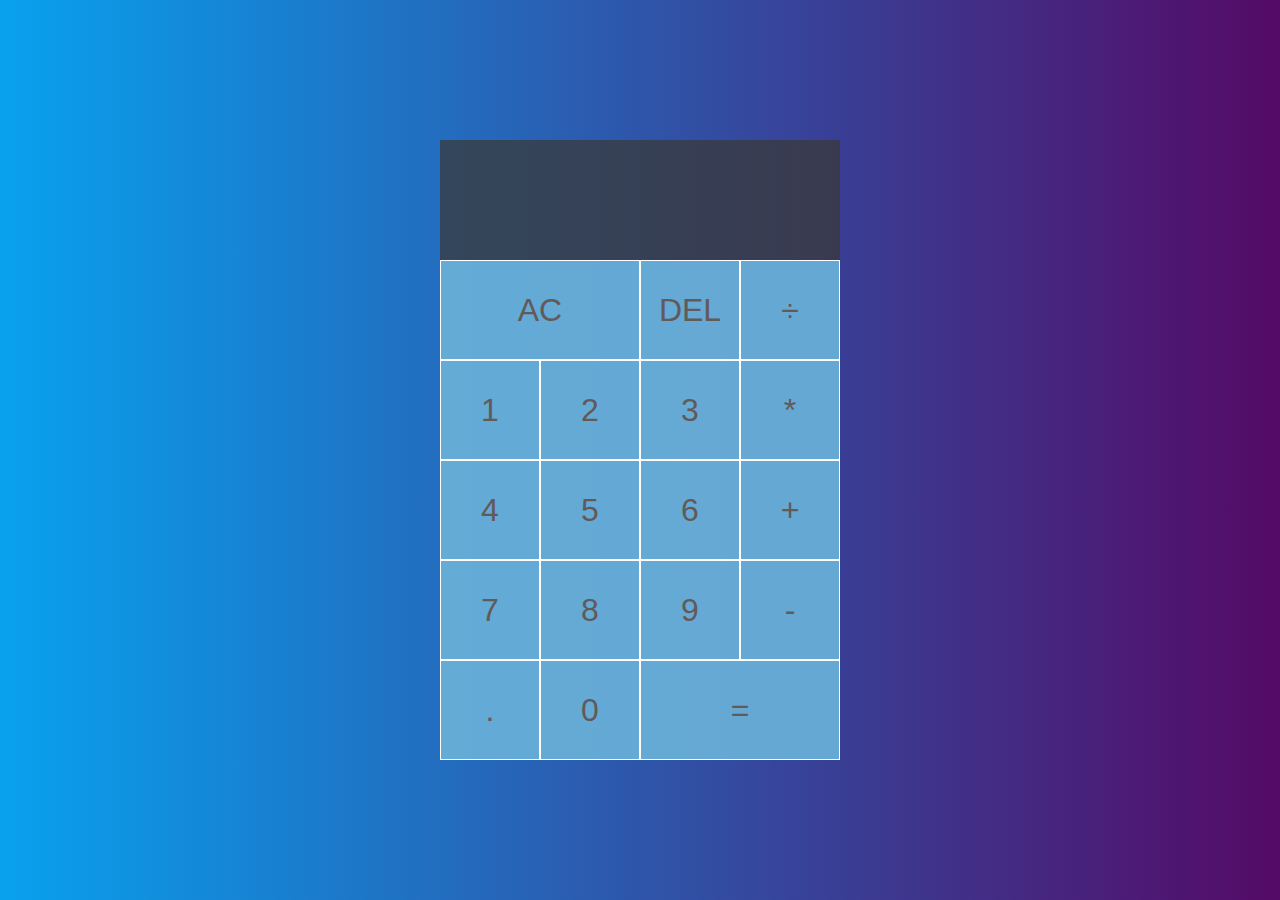
<file: calculator/index.html>
<!DOCTYPE html>
<html lang="en">

<head>
    <meta charset="UTF-8">
    <meta name="viewport" content="width=device-width, initial-scale=1.0">
    <meta http-equiv="X-UA-Compatible" content="ie=edge">
    <title>Calculator</title>
    <link href="index.css" rel="stylesheet">
    <script src="index.js" defer></script>
</head>

<body>
    <div class="calculator-grid">
        <div class="output">
            <div data-previous-operand class="previous-operand"></div>
            <div data-current-operand class="current-operand"></div>
        </div>
        <button data-all-clear class="span-two">AC</button>
        <button data-delete>DEL</button>
        <button data-operation>÷</button>
        <button data-number>1</button>
        <button data-number>2</button>
        <button data-number>3</button>
        <button data-operation>*</button>
        <button data-number>4</button>
        <button data-number>5</button>
        <button data-number>6</button>
        <button data-operation>+</button>
        <button data-number>7</button>
        <button data-number>8</button>
        <button data-number>9</button>
        <button data-operation>-</button>
        <button data-number>.</button>
        <button data-number>0</button>
        <button data-equals class="span-two">=</button>
    </div>
</body>

</html>
</file>
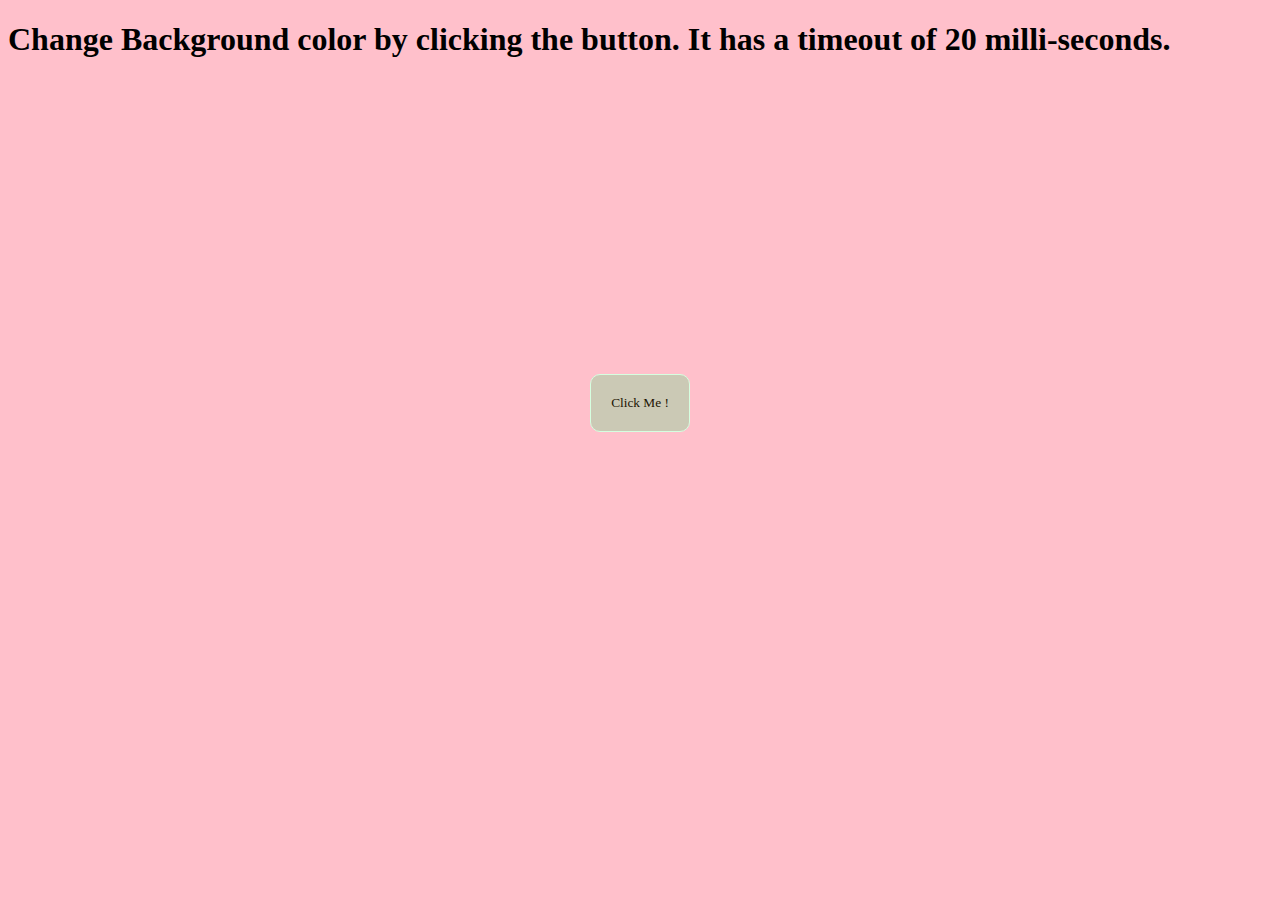
<file: chgBackground/index.html>
<!DOCTYPE html>
<html lang="en">

<head>
    <meta charset="UTF-8">
    <meta name="viewport" content="width=device-width, initial-scale=1.0">
    <title>Background</title>
    <link rel="stylesheet" href="index.css">
</head>

<body>
    <div>
        <h1>Change Background color by clicking the button. It has a timeout of 20 milli-seconds.</h1>
    </div>
    <div class="button-container">
        <button class="button" onclick="myFunc"><span class="button-text">Click Me !</span></button>

    </div>

    <script src="index.js"></script>

</body>

</html>
</file>
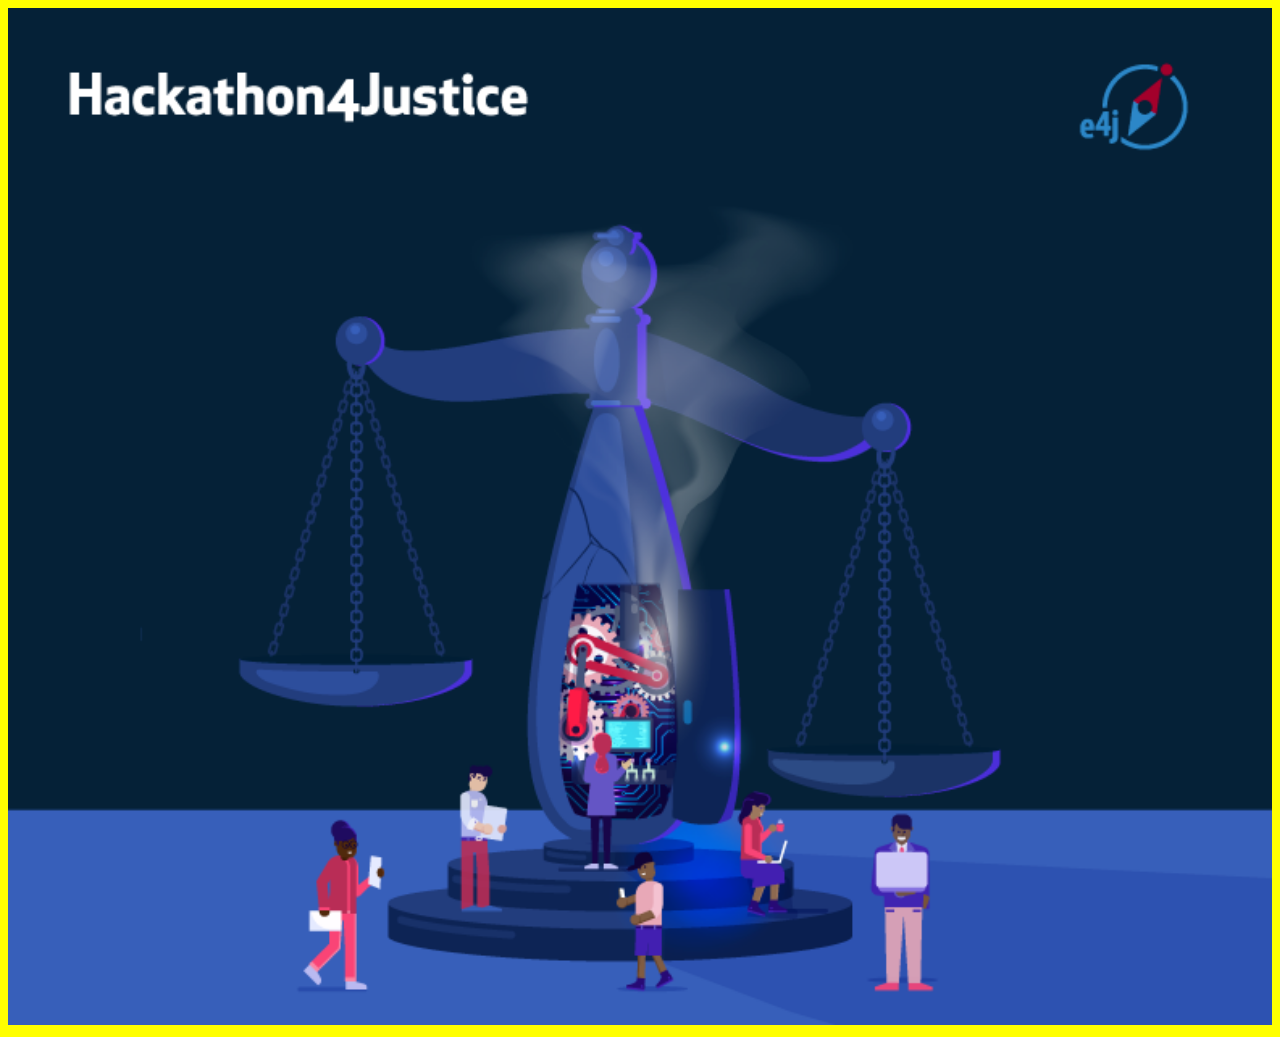
<file: imgSlideshow/index.html>
<!DOCTYPE html>
<html lang="en">

<head>
    <meta charset="UTF-8">
    <meta name="viewport" content="width=device-width, initial-scale=1.0">
    <title>Slideshow</title>

</head>

<body>
    <img class="slides" width="100%" height="100%" style="object-fit:contain">
    <script>
        let slides = document.querySelector(".slides");//Select the image by class.
        const IMAGES = ["img1.png", "img2.png", "img3.png", "img4.png", "img5.png"];//Array of images.
        let time = 4000;//Time before next slide.
        let index = 0;// The in dex to be increased for a certain condition.
        function chgImg() {
            slides.setAttribute('src', `${IMAGES[index]}`);// SET source code attribute of the <img> tag to the  IMAGES[index].
            document.body.style.backgroundColor = "yellow";// SET background color.
            slides.style.transition = "all ease-in 2s";
            if (index < IMAGES.length - 1) {// As long as the index is lesser than the length of the IMAGES[4].
                index++;// Increase the index by one.
            } else {
                index = 0; // Else set it to the first image i n the array.
            };
            setTimeout(chgImg, time);// Time between image change.
        };
        window.onload = chgImg;// Function called on document load.
    </script>
</body>

</html>
</file>
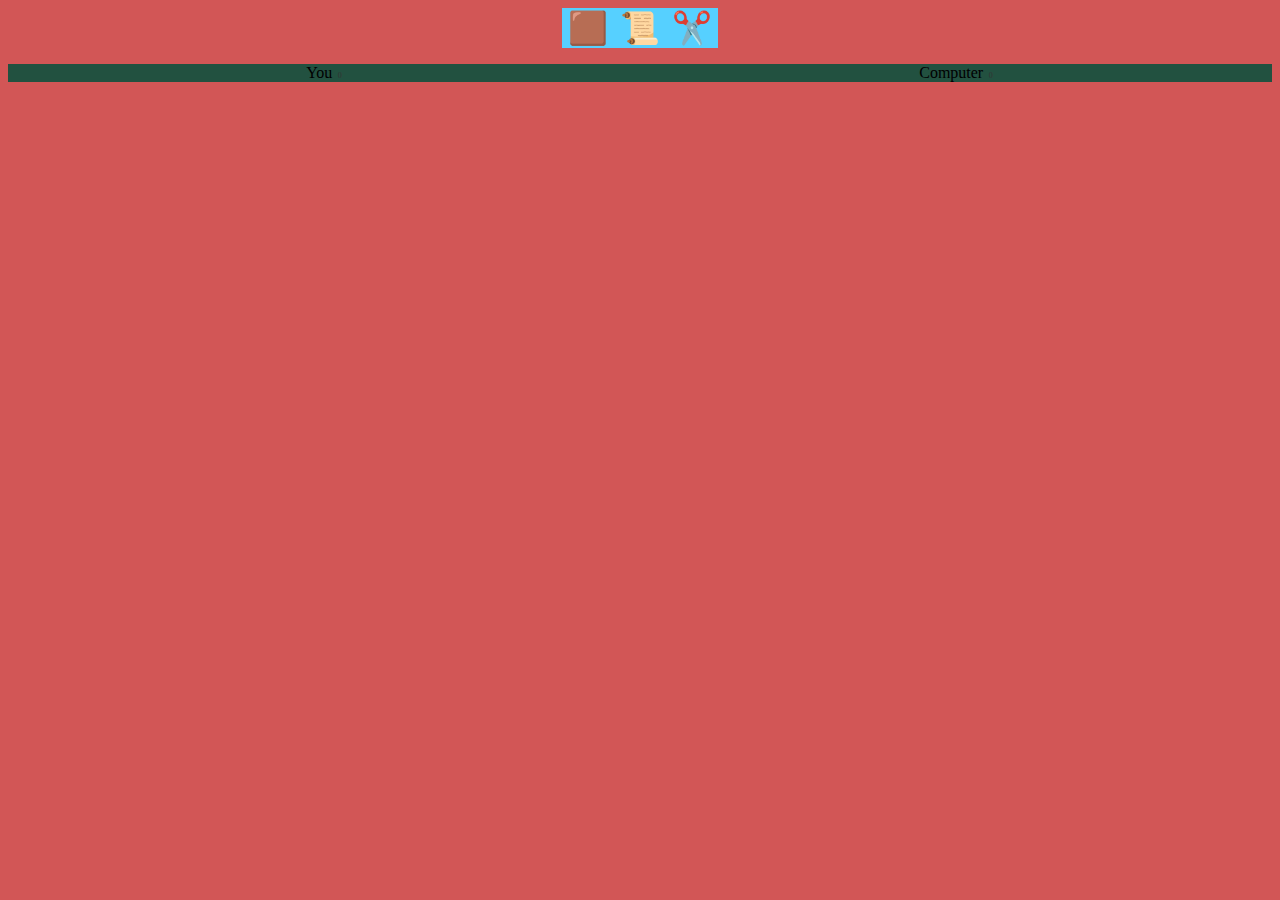
<file: rockPaperScissorsGame/index.html>
<!DOCTYPE html>
<html lang="en">

<head>
  <meta charset="UTF-8">
  <meta name="viewport" content="width=device-width, initial-scale=1.0">
  <meta http-equiv="X-UA-Compatible" content="ie=edge">
  <title>Document</title>
  <link rel="stylesheet" href="styles.css">
  <script src="script.js" defer></script>
</head>

<body>
  <div class="selections">
    <button class="selection" data-selection="rock">🟫</button>
    <button class="selection" data-selection="paper">📜</button>
    <button class="selection" data-selection="scissors">✂️</button>
  </div>
  <div class="results">
    <div>
      You
      <span class="result-score" data-your-score>0</span>
    </div>
    <div data-final-column>
      Computer
      <span class="result-score" data-computer-score>0</span>
    </div>
    <!-- <div class="result-selection winner">✊</div>
    <div class="result-selection">✌</div> -->
  </div>
</body>

</html>
</file>
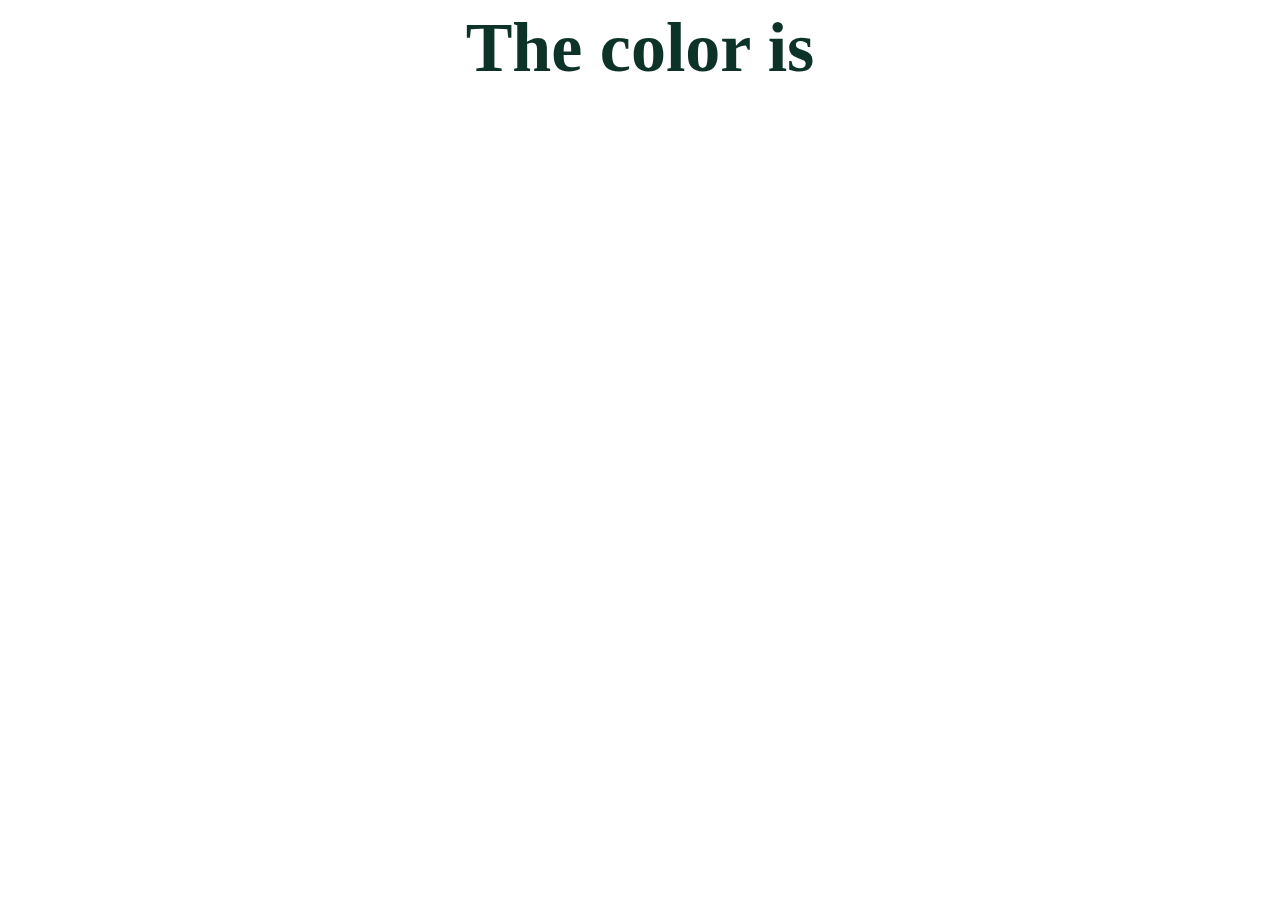
<file: setBackgroundColor/index.html>
<!DOCTYPE html>
<html lang="en">

<head>
    <meta charset="UTF-8">
    <meta name="viewport" content="width=device-width, initial-scale=1.0">
    <title>Background</title>
    <style>
        #color {
            font-size: 70px;
            font-weight: 600;
            color: rgb(13, 51, 41);
            text-align: center;
        }
    </style>
</head>

<body>
    <div id="color"></div>
    <script>
        document.body.style.backgroundColor = prompt("What background color do you want ?", "Peach is not part of the standards.");
        color.innerHTML = `The color is  ${document.body.style.backgroundColor}`;
    </script>
</body>

</html>
</file>
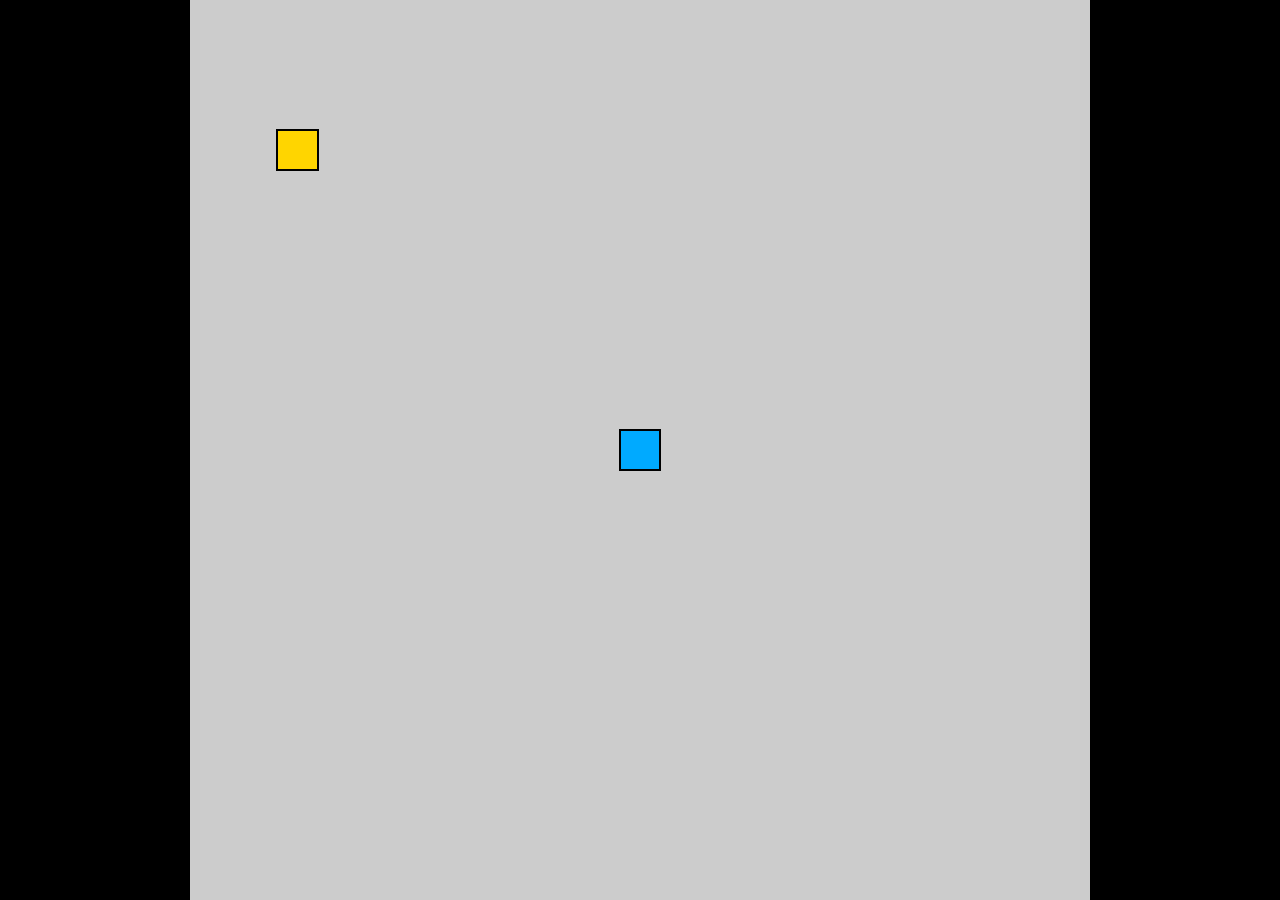
<file: snakeGame/index.html>
<!DOCTYPE html>
<html lang="en">
<head>
  <meta charset="UTF-8">
  <meta name="viewport" content="width=device-width, initial-scale=1.0">
  <meta http-equiv="X-UA-Compatible" content="ie=edge">
  <title>Snake</title>
  <style>
    body {
      height: 100vh;
      width: 100vw;
      display: flex;
      justify-content: center;
      align-items: center;
      margin: 0;
      background-color: black;
    }

    #game-board {
      background-color: #CCC;
      width: 100vmin;
      height: 100vmin;
      display: grid;
      grid-template-rows: repeat(21, 1fr);
      grid-template-columns: repeat(21, 1fr);
    }

    .snake {
      background-color: hsl(200, 100%, 50%);
      border: .25vmin solid black;
    }

    .food {
      background-color: hsl(50, 100%, 50%);
      border: .25vmin solid black;
    }
  </style>
  <script src="game.js" defer type="module"></script>
</head>
<body>
  <div id="game-board"></div>
</body>
</html>
</file>
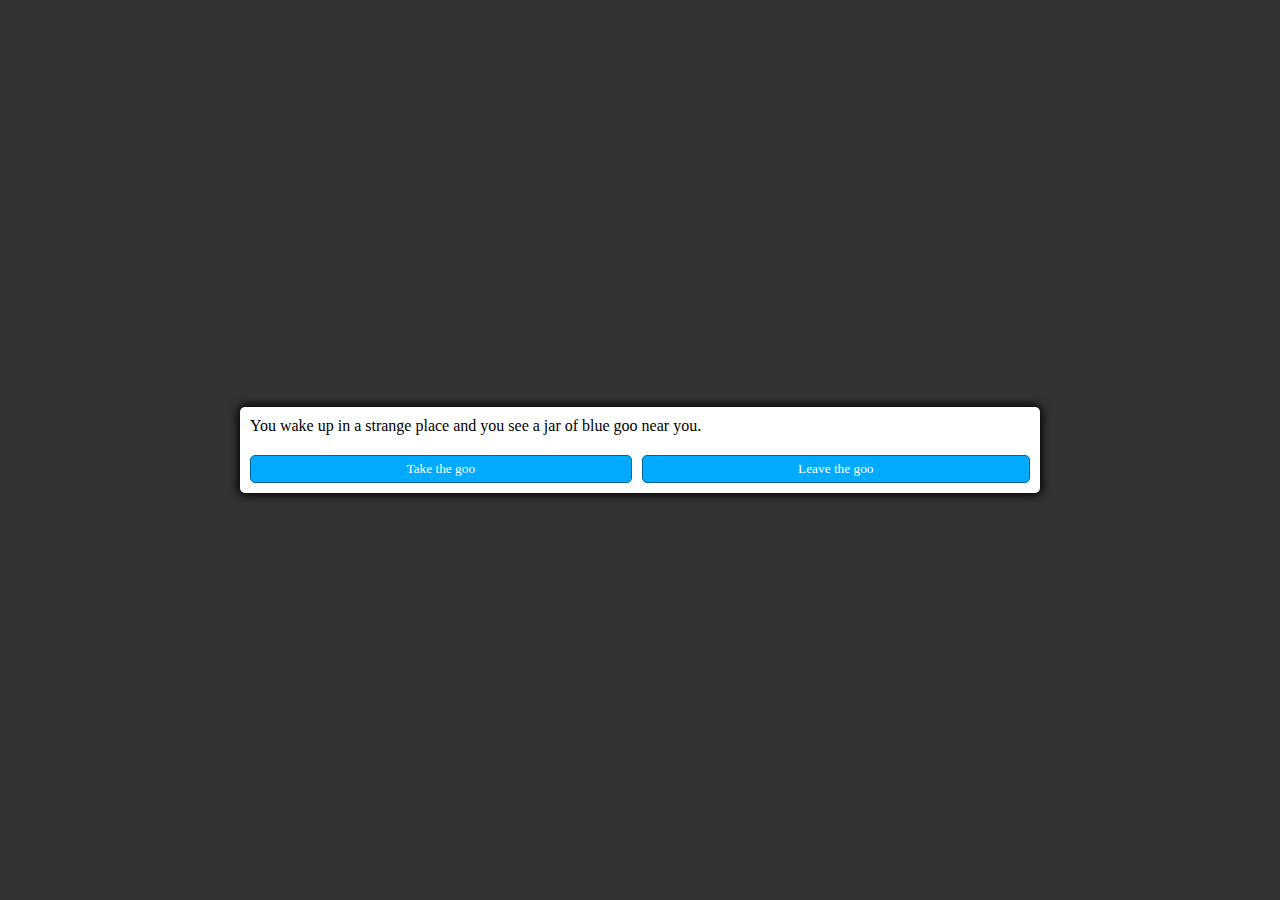
<file: textAdventure/index.html>
<!DOCTYPE html>
<html lang="en">
<head>
  <meta charset="UTF-8">
  <meta name="viewport" content="width=device-width, initial-scale=1.0">
  <meta http-equiv="X-UA-Compatible" content="ie=edge">
  <link href="styles.css" rel="stylesheet">
  <script defer src="game.js"></script>
  <title>Text Adventure</title>
</head>
<body>
  <div class="container">
    <div id="text">Text</div>
    <div id="option-buttons" class="btn-grid">
      <button class="btn">Option 1</button>
      <button class="btn">Option 2</button>
      <button class="btn">Option 3</button>
      <button class="btn">Option 4</button>
    </div>
  </div>
</body>
</html>
</file>
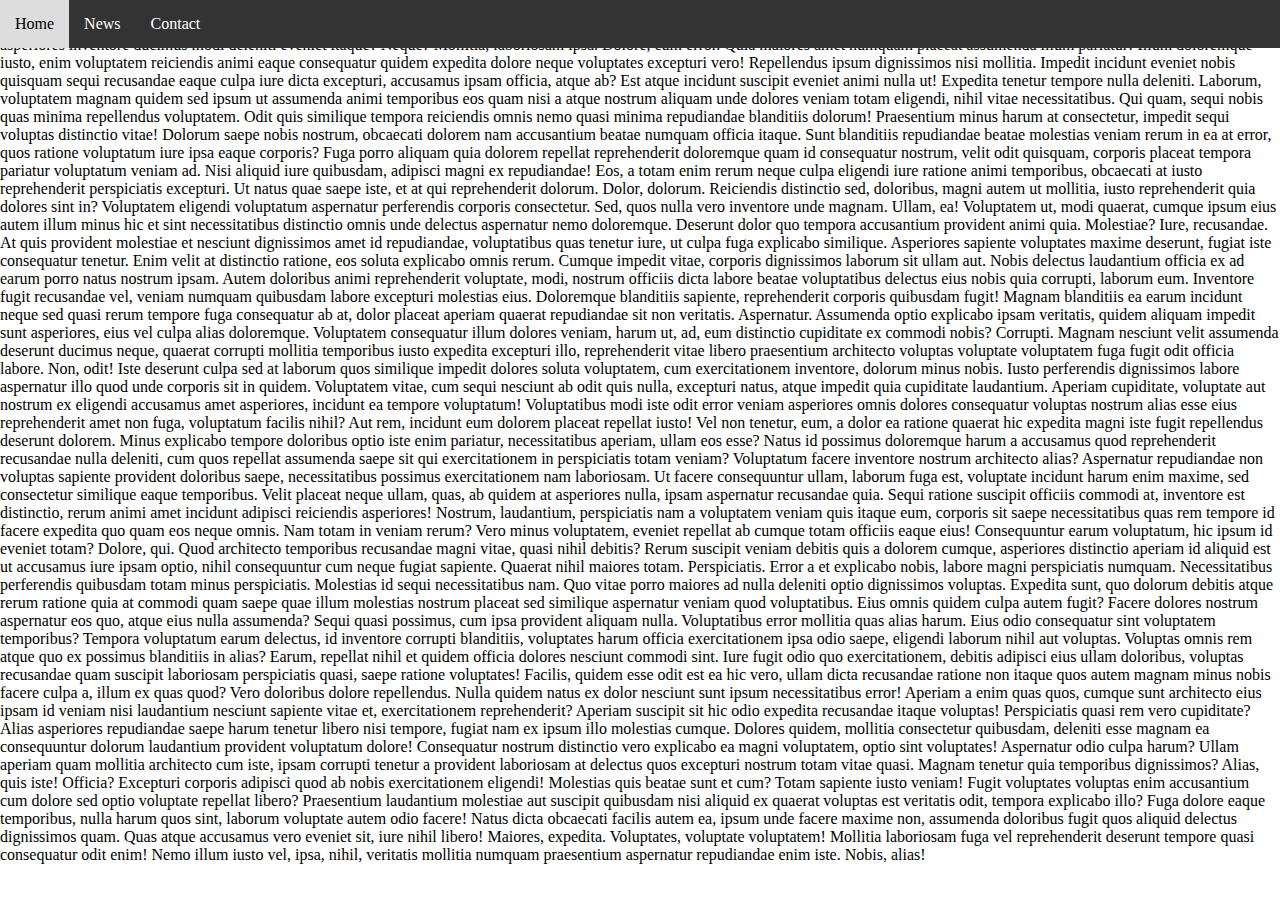
<file: navBar/hideNavBarOnScroll/index.html>
<!DOCTYPE html>
<html lang="en">

<head>
    <meta charset="UTF-8">
    <meta name="viewport" content="width=device-width, initial-scale=1.0">
    <title>HideNAV</title>
    <style>
        #navbar {
            background-color: #333;
            /* Black background color */
            position: fixed;
            /* Make it stick/fixed */
            top: 0;
            /* Stay on top */
            width: 100%;
            /* Full width */
            transition: top 0.3s;
            /* Transition effect when sliding down (and up) */
        }

        /* Style the navbar links */
        #navbar a {
            float: left;
            display: block;
            color: white;
            text-align: center;
            padding: 15px;
            text-decoration: none;
        }

        #navbar a:hover {
            background-color: #ddd;
            color: black;
        }

        * {
            margin: 0;
            box-sizing: border-box;

        }
    </style>
</head>

<body>
    <div id="navbar">
        <a href="#home">Home</a>
        <a href="#news">News</a>
        <a href="#contact">Contact</a>
    </div>
    <div>Lorem ipsum dolor sit amet consectetur adipisicing elit. Explicabo quia doloremque amet ea modi eligendi minima
        cupiditate quibusdam tenetur id odit, sapiente sit eaque cumque earum, blanditiis assumenda nam voluptas.
        Lorem ipsum dolor sit amet consectetur, adipisicing elit. Officiis minima, soluta necessitatibus qui expedita
        placeat ipsum ipsa harum, vitae consequuntur fugit pariatur asperiores inventore ducimus modi deleniti eveniet
        itaque? Neque?
        Mollitia, laboriosam ipsa. Dolore, cum error. Quia maiores amet numquam placeat assumenda illum pariatur! Illum
        doloremque iusto, enim voluptatem reiciendis animi eaque consequatur quidem expedita dolore neque voluptates
        excepturi vero!
        Repellendus ipsum dignissimos nisi mollitia. Impedit incidunt eveniet nobis quisquam sequi recusandae eaque
        culpa iure dicta excepturi, accusamus ipsam officia, atque ab? Est atque incidunt suscipit eveniet animi nulla
        ut!
        Expedita tenetur tempore nulla deleniti. Laborum, voluptatem magnam quidem sed ipsum ut assumenda animi
        temporibus eos quam nisi a atque nostrum aliquam unde dolores veniam totam eligendi, nihil vitae necessitatibus.
        Qui quam, sequi nobis quas minima repellendus voluptatem. Odit quis similique tempora reiciendis omnis nemo
        quasi minima repudiandae blanditiis dolorum! Praesentium minus harum at consectetur, impedit sequi voluptas
        distinctio vitae!
        Dolorum saepe nobis nostrum, obcaecati dolorem nam accusantium beatae numquam officia itaque. Sunt blanditiis
        repudiandae beatae molestias veniam rerum in ea at error, quos ratione voluptatum iure ipsa eaque corporis?
        Fuga porro aliquam quia dolorem repellat reprehenderit doloremque quam id consequatur nostrum, velit odit
        quisquam, corporis placeat tempora pariatur voluptatum veniam ad. Nisi aliquid iure quibusdam, adipisci magni ex
        repudiandae!
        Eos, a totam enim rerum neque culpa eligendi iure ratione animi temporibus, obcaecati at iusto reprehenderit
        perspiciatis excepturi. Ut natus quae saepe iste, et at qui reprehenderit dolorum. Dolor, dolorum.
        Reiciendis distinctio sed, doloribus, magni autem ut mollitia, iusto reprehenderit quia dolores sint in?
        Voluptatem eligendi voluptatum aspernatur perferendis corporis consectetur. Sed, quos nulla vero inventore unde
        magnam. Ullam, ea!
        Voluptatem ut, modi quaerat, cumque ipsum eius autem illum minus hic et sint necessitatibus distinctio omnis
        unde delectus aspernatur nemo doloremque. Deserunt dolor quo tempora accusantium provident animi quia.
        Molestiae?
        Iure, recusandae. At quis provident molestiae et nesciunt dignissimos amet id repudiandae, voluptatibus quas
        tenetur iure, ut culpa fuga explicabo similique. Asperiores sapiente voluptates maxime deserunt, fugiat iste
        consequatur tenetur.
        Enim velit at distinctio ratione, eos soluta explicabo omnis rerum. Cumque impedit vitae, corporis dignissimos
        laborum sit ullam aut. Nobis delectus laudantium officia ex ad earum porro natus nostrum ipsam.
        Autem doloribus animi reprehenderit voluptate, modi, nostrum officiis dicta labore beatae voluptatibus delectus
        eius nobis quia corrupti, laborum eum. Inventore fugit recusandae vel, veniam numquam quibusdam labore excepturi
        molestias eius.
        Doloremque blanditiis sapiente, reprehenderit corporis quibusdam fugit! Magnam blanditiis ea earum incidunt
        neque sed quasi rerum tempore fuga consequatur ab at, dolor placeat aperiam quaerat repudiandae sit non
        veritatis. Aspernatur.
        Assumenda optio explicabo ipsam veritatis, quidem aliquam impedit sunt asperiores, eius vel culpa alias
        doloremque. Voluptatem consequatur illum dolores veniam, harum ut, ad, eum distinctio cupiditate ex commodi
        nobis? Corrupti.
        Magnam nesciunt velit assumenda deserunt ducimus neque, quaerat corrupti mollitia temporibus iusto expedita
        excepturi illo, reprehenderit vitae libero praesentium architecto voluptas voluptate voluptatem fuga fugit odit
        officia labore. Non, odit!
        Iste deserunt culpa sed at laborum quos similique impedit dolores soluta voluptatem, cum exercitationem
        inventore, dolorum minus nobis. Iusto perferendis dignissimos labore aspernatur illo quod unde corporis sit in
        quidem.
        Voluptatem vitae, cum sequi nesciunt ab odit quis nulla, excepturi natus, atque impedit quia cupiditate
        laudantium. Aperiam cupiditate, voluptate aut nostrum ex eligendi accusamus amet asperiores, incidunt ea tempore
        voluptatum!
        Voluptatibus modi iste odit error veniam asperiores omnis dolores consequatur voluptas nostrum alias esse eius
        reprehenderit amet non fuga, voluptatum facilis nihil? Aut rem, incidunt eum dolorem placeat repellat iusto!
        Vel non tenetur, eum, a dolor ea ratione quaerat hic expedita magni iste fugit repellendus deserunt dolorem.
        Minus explicabo tempore doloribus optio iste enim pariatur, necessitatibus aperiam, ullam eos esse?
        Natus id possimus doloremque harum a accusamus quod reprehenderit recusandae nulla deleniti, cum quos repellat
        assumenda saepe sit qui exercitationem in perspiciatis totam veniam? Voluptatum facere inventore nostrum
        architecto alias?
        Aspernatur repudiandae non voluptas sapiente provident doloribus saepe, necessitatibus possimus exercitationem
        nam laboriosam. Ut facere consequuntur ullam, laborum fuga est, voluptate incidunt harum enim maxime, sed
        consectetur similique eaque temporibus.
        Velit placeat neque ullam, quas, ab quidem at asperiores nulla, ipsam aspernatur recusandae quia. Sequi ratione
        suscipit officiis commodi at, inventore est distinctio, rerum animi amet incidunt adipisci reiciendis
        asperiores!
        Nostrum, laudantium, perspiciatis nam a voluptatem veniam quis itaque eum, corporis sit saepe necessitatibus
        quas rem tempore id facere expedita quo quam eos neque omnis. Nam totam in veniam rerum?
        Vero minus voluptatem, eveniet repellat ab cumque totam officiis eaque eius! Consequuntur earum voluptatum, hic
        ipsum id eveniet totam? Dolore, qui. Quod architecto temporibus recusandae magni vitae, quasi nihil debitis?
        Rerum suscipit veniam debitis quis a dolorem cumque, asperiores distinctio aperiam id aliquid est ut accusamus
        iure ipsam optio, nihil consequuntur cum neque fugiat sapiente. Quaerat nihil maiores totam. Perspiciatis.
        Error a et explicabo nobis, labore magni perspiciatis numquam. Necessitatibus perferendis quibusdam totam minus
        perspiciatis. Molestias id sequi necessitatibus nam. Quo vitae porro maiores ad nulla deleniti optio dignissimos
        voluptas.
        Expedita sunt, quo dolorum debitis atque rerum ratione quia at commodi quam saepe quae illum molestias nostrum
        placeat sed similique aspernatur veniam quod voluptatibus. Eius omnis quidem culpa autem fugit?
        Facere dolores nostrum aspernatur eos quo, atque eius nulla assumenda? Sequi quasi possimus, cum ipsa provident
        aliquam nulla. Voluptatibus error mollitia quas alias harum. Eius odio consequatur sint voluptatem temporibus?
        Tempora voluptatum earum delectus, id inventore corrupti blanditiis, voluptates harum officia exercitationem
        ipsa odio saepe, eligendi laborum nihil aut voluptas. Voluptas omnis rem atque quo ex possimus blanditiis in
        alias?
        Earum, repellat nihil et quidem officia dolores nesciunt commodi sint. Iure fugit odio quo exercitationem,
        debitis adipisci eius ullam doloribus, voluptas recusandae quam suscipit laboriosam perspiciatis quasi, saepe
        ratione voluptates!
        Facilis, quidem esse odit est ea hic vero, ullam dicta recusandae ratione non itaque quos autem magnam minus
        nobis facere culpa a, illum ex quas quod? Vero doloribus dolore repellendus.
        Nulla quidem natus ex dolor nesciunt sunt ipsum necessitatibus error! Aperiam a enim quas quos, cumque sunt
        architecto eius ipsam id veniam nisi laudantium nesciunt sapiente vitae et, exercitationem reprehenderit?
        Aperiam suscipit sit hic odio expedita recusandae itaque voluptas! Perspiciatis quasi rem vero cupiditate? Alias
        asperiores repudiandae saepe harum tenetur libero nisi tempore, fugiat nam ex ipsum illo molestias cumque.
        Dolores quidem, mollitia consectetur quibusdam, deleniti esse magnam ea consequuntur dolorum laudantium
        provident voluptatum dolore! Consequatur nostrum distinctio vero explicabo ea magni voluptatem, optio sint
        voluptates! Aspernatur odio culpa harum?
        Ullam aperiam quam mollitia architecto cum iste, ipsam corrupti tenetur a provident laboriosam at delectus quos
        excepturi nostrum totam vitae quasi. Magnam tenetur quia temporibus dignissimos? Alias, quis iste! Officia?
        Excepturi corporis adipisci quod ab nobis exercitationem eligendi! Molestias quis beatae sunt et cum? Totam
        sapiente iusto veniam! Fugit voluptates voluptas enim accusantium cum dolore sed optio voluptate repellat
        libero?
        Praesentium laudantium molestiae aut suscipit quibusdam nisi aliquid ex quaerat voluptas est veritatis odit,
        tempora explicabo illo? Fuga dolore eaque temporibus, nulla harum quos sint, laborum voluptate autem odio
        facere!
        Natus dicta obcaecati facilis autem ea, ipsum unde facere maxime non, assumenda doloribus fugit quos aliquid
        delectus dignissimos quam. Quas atque accusamus vero eveniet sit, iure nihil libero! Maiores, expedita.
        Voluptates, voluptate voluptatem! Mollitia laboriosam fuga vel reprehenderit deserunt tempore quasi consequatur
        odit enim! Nemo illum iusto vel, ipsa, nihil, veritatis mollitia numquam praesentium aspernatur repudiandae enim
        iste. Nobis, alias!
    </div>
    <script>
        /* When the user scrolls down, hide the navbar. When the user scrolls up, show the navbar */
        let prevScrollPosition = window.pageYOffset;
        window.onscroll = function () {
            let currentScrollPosition = window.pageYOffset;
            if (prevScrollPosition > currentScrollPosition) {
                document.getElementById("navbar").style.top = "0";
            } else {
                document.getElementById("navbar").style.top = "-50px";
            }
            prevScrollPosition = currentScrollPosition;
        } 
    </script>
</body>

</html>
</file>
<file: calculator/index.css>
*,
*::before,
*::after {
  box-sizing: border-box;
  font-family: Gotham Rounded, sans-serif;
  font-weight: normal;
}

body {
  padding: 0;
  margin: 0;
  background: linear-gradient(to right, #08a1ee, #540a66);
}

.calculator-grid {
  display: grid;
  justify-content: center;
  align-content: center;
  min-height: 100vh;
  grid-template-columns: repeat(4, 100px);
  grid-template-rows: minmax(120px, auto) repeat(5, 100px);
}

button {
  color: #625959;
}

.calculator-grid > button {
  cursor: pointer;
  font-size: 2rem;
  border: 1px solid white;
  outline: none;
  background-color: rgba(105, 175, 216, 0.938);
}

.calculator-grid > button:hover {
  background-color: rgba(255, 255, 255, 0.9);
}

.span-two {
  grid-column: span 2;
}

.output {
  grid-column: 1 / -1;
  background-color: rgba(58, 58, 58, 0.75);
  display: flex;
  align-items: flex-end;
  justify-content: space-around;
  flex-direction: column;
  padding: 10px;
  word-wrap: break-word;
  word-break: break-all;
}

.output .previous-operand {
  color: rgba(255, 255, 255, 0.75);
  font-size: 1.5rem;
}

.output .current-operand {
  color: white;
  font-size: 2.5rem;
}
</file>
<file: chgBackground/index.css>
body {
  max-height: 1vh;
}

.button-container {
  display: flex;
  justify-content: center;
  margin-top: 25%;
}

.button {
  border: 1px solid rgb(214, 255, 224);
  background-color: rgba(200, 202, 179, 0.938);
  padding: 20px;
  border-radius: 10px;
  box-shadow: aqua;
}

.button-text {
  font-family: fantasy;
  font-weight: 400;
  color: rgb(29, 20, 3);
}
</file>
<file: rockPaperScissorsGame/styles.css>
body {
  background-color: rgb(210, 86, 86);
}

.selections {
  display: flex;
  justify-content: center;
}

.selection {
  background: rgb(86, 208, 255);
  border: none;
  outline: none;
  cursor: pointer;
  font-size: 2rem;
  transition: 100ms;
}

.selection:hover {
  transform: scale(1.2);
}

.results {
  margin-top: 1rem;
  display: grid;
  justify-content: center;
  grid-template-columns: repeat(2, 1fr);
  justify-items: center;
  align-items: center;
  background-color: #0c513ee3;
}

.result-score {
  margin-left: 0.1rem;
  font-size: 0.5rem;
  color: #333;
}

.result-selection {
  opacity: 0.5;
}

.result-selection.winner {
  opacity: 1;
  font-size: 1.5rem;
}
</file>
<file: textAdventure/styles.css>
*, *::before, *::after {
  box-sizing: border-box;
  font-family: Gotham Rounded;
}

body {
  padding: 0;
  margin: 0;
  display: flex;
  justify-content: center;
  align-items: center;
  width: 100vw;
  height: 100vh;
  background-color: #333;
}

.container {
  width: 800px;
  max-width: 80%;
  background-color: white;
  padding: 10px;
  border-radius: 5px;
  box-shadow: 0 0 10px 2px;
}

.btn-grid {
  display: grid;
  grid-template-columns: repeat(2, auto);
  gap: 10px;
  margin-top: 20px;
}

.btn {
  background-color: hsl(200, 100%, 50%);
  border: 1px solid hsl(200, 100%, 30%);
  border-radius: 5px;
  padding: 5px 10px;
  color: white;
  outline: none;
}

.btn:hover {
  border-color: black;
}
</file>
